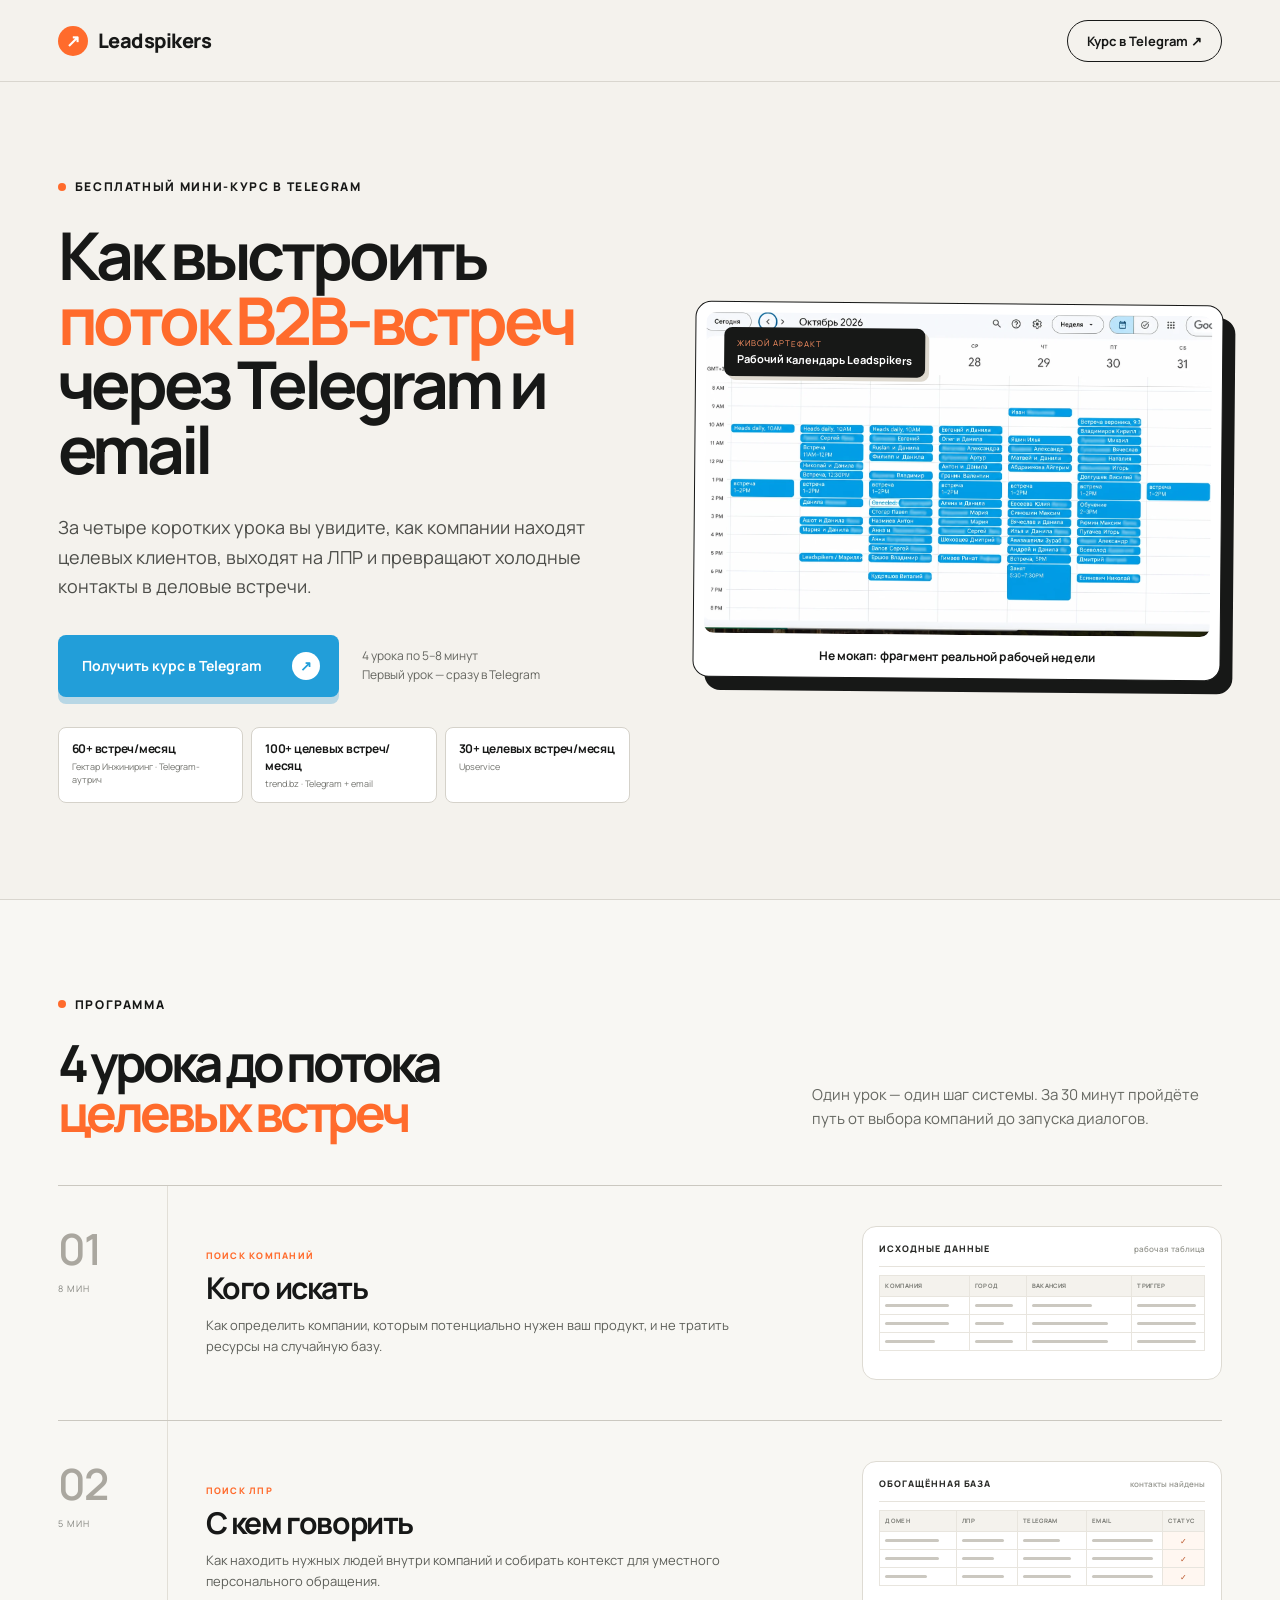
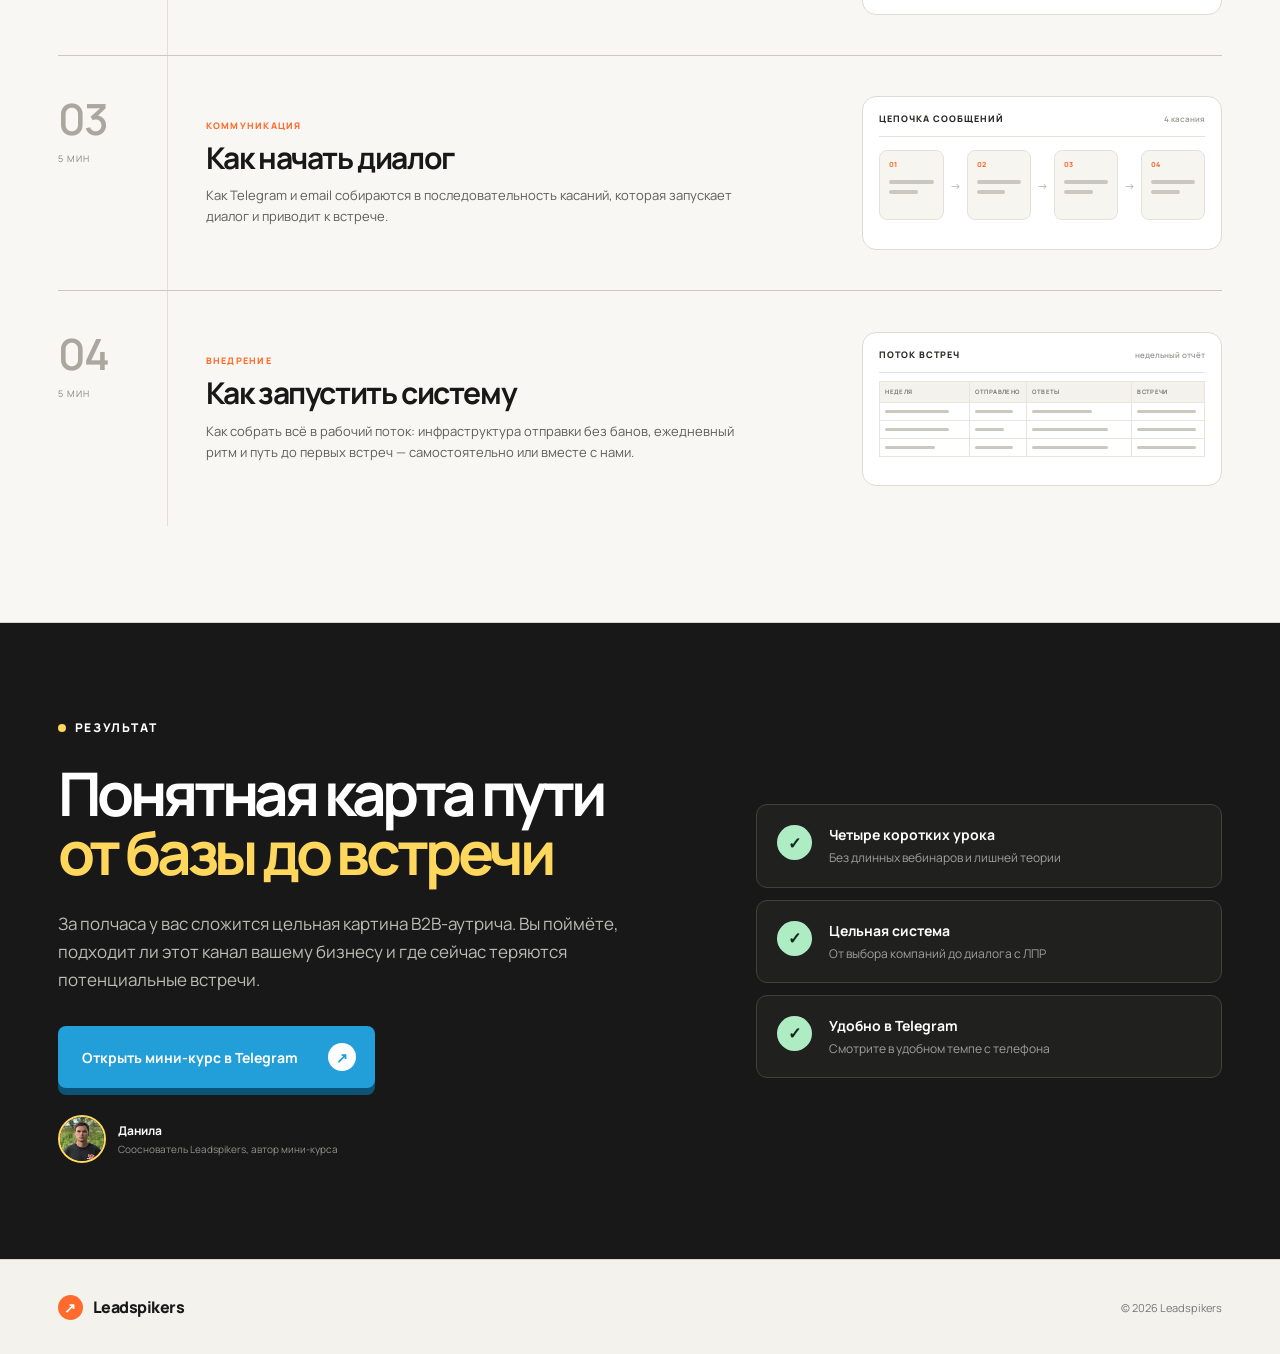
<file: index.html>
<!doctype html>
<html lang="ru">
<head>
  <meta charset="utf-8">
  <meta name="viewport" content="width=device-width, initial-scale=1">
  <meta name="description" content="Бесплатный мини-курс Leadspikers: как выстроить поток B2B-встреч через Telegram и email-аутрич.">
  <title>Поток B2B-встреч — бесплатный мини-курс Leadspikers</title>
  <link rel="preload" href="fonts/manrope-700.woff2" as="font" type="font/woff2" crossorigin>
  <link rel="stylesheet" href="styles.css?v=20261104-3">
<style>.hero-actions+.proof-stats{margin:30px 0 0}</style><link rel="canonical" href="https://leadspikers.com/leadgen/">
  <script src="metrika.js"></script>
</head>
<body>
  <header class="topbar">
    <a class="brand" href="https://leadspikers.com/" aria-label="Leadspikers">
      <span class="brand-mark" aria-hidden="true">↗</span>
      <span>Leadspikers</span>
    </a>
    <a class="top-cta js-telegram-link" data-telegram-cta="header" href="https://t.me/LS_education_bot?start=landing" target="_blank" rel="noopener">Курс в Telegram ↗</a>
  </header>

  <main>
    <section class="hero block" id="signup">
      <div class="hero-copy">
        <p class="eyebrow"><span></span> Бесплатный мини-курс в Telegram</p>
        <h1>Как выстроить <em>поток B2B-встреч</em> через Telegram и email</h1>
        <p class="lead">За четыре коротких урока вы увидите, как компании находят целевых клиентов, выходят на ЛПР и превращают холодные контакты в деловые встречи.</p>
        <div class="hero-actions">
          <a class="primary-button js-telegram-link" data-telegram-cta="hero" href="https://t.me/LS_education_bot?start=landing" target="_blank" rel="noopener" aria-label="Получить бесплатный доступ в Telegram">
            <span>Получить курс в Telegram</span><b>↗</b>
          </a>
          <p>4 урока по 5–8 минут<br>Первый урок — сразу в Telegram</p>
        </div>
        <div class="proof-stats" aria-label="Результаты проектов Leadspikers">
          <div><b>60+ встреч/месяц</b><span>Гектар Инжиниринг · Telegram-аутрич</span></div>
          <a href="https://trend.bz/"><b>100+ целевых встреч/месяц</b><span>trend.bz · Telegram + email</span></a>
          <div><b>30+ целевых встреч/месяц</b><span>Upservice</span></div>
        </div>
      </div>

      <div class="calendar-proof real-proof" aria-label="Фрагмент рабочего календаря Leadspikers">
        <div class="proof-label"><span>Живой артефакт</span><b>Рабочий календарь Leadspikers</b></div>
        <img class="calendar-illustration" src="images/calendar-proof.webp" alt="Рабочий календарь Leadspikers с именами участников и скрытыми фамилиями">
        <p class="proof-note">Не мокап: фрагмент реальной рабочей недели</p>
      </div>
    </section>

    <section class="program block" id="program">
      <div class="section-heading program-heading">
        <div>
          <p class="eyebrow"><span></span> Программа</p>
          <h2>4 урока до потока<br><em>целевых встреч</em></h2>
        </div>
        <p class="program-intro">Один урок — один шаг системы. За 30 минут пройдёте путь от выбора компаний до запуска диалогов.</p>
      </div>
      <div class="lesson-list">
        <article class="program-step" id="lesson-1">
          <div class="step-index"><strong>01</strong><span>8 мин</span></div>
          <div class="step-copy">
            <p>Поиск компаний</p>
            <h3>Кого искать</h3>
            <span>Как определить компании, которым потенциально нужен ваш продукт, и не тратить ресурсы на случайную базу.</span>
          </div>
          <div class="step-visual system-fragment" aria-label="Фрагмент таблицы исходных данных">
            <div class="fragment-head"><span>Исходные данные</span><b>рабочая таблица</b></div>
            <div class="fragment-grid fragment-companies" aria-hidden="true">
              <i>Компания</i><i>Город</i><i>Вакансия</i><i>Триггер</i>
              <span></span><span></span><span></span><span></span>
              <span></span><span></span><span></span><span></span>
              <span></span><span></span><span></span><span></span>
            </div>
          </div>
        </article>
        <article class="program-step" id="lesson-2">
          <div class="step-index"><strong>02</strong><span>5 мин</span></div>
          <div class="step-copy">
            <p>Поиск ЛПР</p>
            <h3>С кем говорить</h3>
            <span>Как находить нужных людей внутри компаний и собирать контекст для уместного персонального обращения.</span>
          </div>
          <div class="step-visual system-fragment" aria-label="Фрагмент обогащённой базы контактов">
            <div class="fragment-head"><span>Обогащённая база</span><b>контакты найдены</b></div>
            <div class="fragment-grid fragment-contacts" aria-hidden="true">
              <i>Домен</i><i>ЛПР</i><i>Telegram</i><i>Email</i><i>Статус</i>
              <span></span><span></span><span></span><span></span><em>✓</em>
              <span></span><span></span><span></span><span></span><em>✓</em>
              <span></span><span></span><span></span><span></span><em>✓</em>
            </div>
          </div>
        </article>
        <article class="program-step" id="lesson-3">
          <div class="step-index"><strong>03</strong><span>5 мин</span></div>
          <div class="step-copy">
            <p>Коммуникация</p>
            <h3>Как начать диалог</h3>
            <span>Как Telegram и email собираются в последовательность касаний, которая запускает диалог и приводит к встрече.</span>
          </div>
          <div class="step-visual system-fragment" aria-label="Фрагмент цепочки сообщений">
            <div class="fragment-head"><span>Цепочка сообщений</span><b>4 касания</b></div>
            <div class="message-chain" aria-hidden="true">
              <div><i>01</i><span></span><span></span></div><b>→</b>
              <div><i>02</i><span></span><span></span></div><b>→</b>
              <div><i>03</i><span></span><span></span></div><b>→</b>
              <div><i>04</i><span></span><span></span></div>
            </div>
          </div>
        </article>
        <article class="program-step" id="lesson-4">
          <div class="step-index"><strong>04</strong><span>5 мин</span></div>
          <div class="step-copy">
            <p>Внедрение</p>
            <h3>Как запустить систему</h3>
            <span>Как собрать всё в рабочий поток: инфраструктура отправки без банов, ежедневный ритм и путь до первых встреч — самостоятельно или вместе с нами.</span>
          </div>
          <div class="step-visual system-fragment" aria-label="Фрагмент отчёта по потоку встреч">
            <div class="fragment-head"><span>Поток встреч</span><b>недельный отчёт</b></div>
            <div class="fragment-grid fragment-companies" aria-hidden="true">
              <i>Неделя</i><i>Отправлено</i><i>Ответы</i><i>Встречи</i>
              <span></span><span></span><span></span><span></span>
              <span></span><span></span><span></span><span></span>
              <span></span><span></span><span></span><span></span>
            </div>
          </div>
        </article>
      </div>
    </section>

    <section class="final block">
      <div class="result-copy">
        <p class="eyebrow light"><span></span> Результат</p>
        <h2>Понятная карта пути<br><em>от базы до встречи</em></h2>
        <p>За полчаса у вас сложится цельная картина B2B-аутрича. Вы поймёте, подходит ли этот канал вашему бизнесу и где сейчас теряются потенциальные встречи.</p>
        <a class="primary-button light-button js-telegram-link" data-telegram-cta="mini_course" href="https://t.me/LS_education_bot?start=landing" target="_blank" rel="noopener" aria-label="Открыть бесплатный мини-курс в Telegram"><span>Открыть мини-курс в Telegram</span><b>↗</b></a>
        <div class="author-line" aria-label="Автор курса">
          <img class="author-avatar" src="images/author.webp" alt="Данила, сооснователь Leadspikers">
          <p><b>Данила</b><small>Сооснователь Leadspikers, автор мини-курса</small></p>
        </div>
      </div>
      <div class="result-list">
        <div><span>✓</span><p><b>Четыре коротких урока</b><small>Без длинных вебинаров и лишней теории</small></p></div>
        <div><span>✓</span><p><b>Цельная система</b><small>От выбора компаний до диалога с ЛПР</small></p></div>
        <div><span>✓</span><p><b>Удобно в Telegram</b><small>Смотрите в удобном темпе с телефона</small></p></div>
      </div>
    </section>
  </main>

  <footer>
    <a class="brand footer-brand" href="https://leadspikers.com/"><span class="brand-mark">↗</span><span>Leadspikers</span></a>
    <p>© 2026 Leadspikers</p>
  </footer>
  <script src="script.js?v=20261125-direct"></script>
</body>
</html>
</file>
<file: styles.css>
@font-face{font-family:Manrope;src:url('fonts/manrope-400.woff2') format('woff2');font-weight:400;font-display:swap}
@font-face{font-family:Manrope;src:url('fonts/manrope-600.woff2') format('woff2');font-weight:600;font-display:swap}
@font-face{font-family:Manrope;src:url('fonts/manrope-700.woff2') format('woff2');font-weight:700;font-display:swap}
@font-face{font-family:Manrope;src:url('fonts/manrope-800.woff2') format('woff2');font-weight:800;font-display:swap}
:root{--ink:#171817;--paper:#f4f2ed;--orange:#ff6b2c;--blue:#a8d2ff;--yellow:#ffd75c;--pink:#ffb6d7;--green:#aeecc4;--purple:#c8b6ff;--line:#d9d6cf}
*{box-sizing:border-box}html{scroll-behavior:smooth}body{margin:0;background:var(--paper);color:var(--ink);font-family:Manrope,Arial,sans-serif;-webkit-font-smoothing:antialiased}.topbar{height:82px;display:flex;align-items:center;justify-content:space-between;padding:0 4.5vw;border-bottom:1px solid var(--line);position:relative;z-index:20}.brand{display:flex;align-items:center;gap:10px;color:inherit;text-decoration:none;font-size:20px;font-weight:800;letter-spacing:-.5px}.brand-mark{width:30px;height:30px;border-radius:50%;display:grid;place-items:center;background:var(--orange);color:#fff;font-size:17px}.top-cta{border:1.5px solid var(--ink);border-radius:999px;padding:11px 19px;color:inherit;text-decoration:none;font-size:13px;font-weight:700}.block{padding:96px 4.5vw}.hero{min-height:720px;display:grid;grid-template-columns:minmax(0,1.04fr) minmax(500px,.96fr);gap:5vw;align-items:center;overflow:hidden}.eyebrow{text-transform:uppercase;font-size:12px;font-weight:800;letter-spacing:1.65px;display:flex;align-items:center;gap:9px;margin:0 0 28px}.eyebrow span{width:8px;height:8px;background:var(--orange);border-radius:50%}h1,h2{font-size:clamp(48px,5.15vw,82px);line-height:.98;letter-spacing:-4.2px;margin:0;font-weight:700}h1 em,h2 em{font-style:normal;color:var(--orange)}.lead{font-size:18px;line-height:1.62;max-width:710px;margin:32px 0 34px;color:#4c4d49}.hero-actions{display:flex;align-items:center;gap:23px}.hero-actions p{font-size:12px;line-height:1.55;color:#656660}.primary-button{display:inline-flex;align-items:center;justify-content:space-between;gap:30px;background:var(--ink);color:#fff;text-decoration:none;padding:17px 19px 17px 24px;border-radius:8px;font-weight:700;font-size:14px;box-shadow:0 7px 0 #c9c6be;transition:transform .2s,box-shadow .2s}.primary-button:hover{transform:translateY(-2px);box-shadow:0 10px 0 #c9c6be}.primary-button b{width:28px;height:28px;border-radius:50%;display:grid;place-items:center;background:var(--orange);font-size:14px}.calendar-proof{position:relative;max-width:670px;margin:auto;transform:rotate(1.2deg)}.calendar-shell{background:#fff;border:1.5px solid #282927;border-radius:20px;box-shadow:13px 14px 0 #282927;overflow:hidden}.calendar-head{height:68px;display:flex;justify-content:space-between;align-items:center;padding:0 20px;border-bottom:1px solid #e8e6e1}.calendar-brand{display:flex;align-items:center;gap:9px;font-size:13px;font-weight:700}.calendar-brand i{width:22px;height:22px;border-radius:6px;background:conic-gradient(var(--blue),var(--orange),var(--yellow),var(--blue))}.calendar-nav{display:flex;align-items:center;gap:14px;font-size:12px}.calendar-nav span{font-size:22px;color:#777}.week-days{display:grid;grid-template-columns:repeat(5,1fr);padding-left:52px;border-bottom:1px solid #ece9e3}.week-days div{text-align:center;padding:11px 0 9px;border-left:1px solid #f0eee9}.week-days b{font-size:9px;color:#8a8b86;display:block}.week-days span{font-size:16px;font-weight:700}.week-days .today span{width:29px;height:29px;line-height:29px;background:var(--orange);color:#fff;border-radius:50%;display:inline-block}.calendar-grid{height:360px;margin-left:52px;position:relative;background-image:linear-gradient(#eceae5 1px,transparent 1px),linear-gradient(90deg,#eceae5 1px,transparent 1px);background-size:100% 72px,20% 100%}.time{position:absolute;left:-46px;font-size:9px;color:#94958f}.t1{top:-5px}.t2{top:139px}.t3{top:283px}.t4{top:355px}.meeting{position:absolute;padding:9px 9px 8px;border-radius:7px;border-left:4px solid rgba(0,0,0,.25);overflow:hidden;box-shadow:0 2px 6px #00000012}.meeting small,.meeting span{display:block;font-size:8px}.meeting strong{display:block;font-size:10px;margin:2px 0}.blue{background:var(--blue)}.yellow{background:var(--yellow)}.green{background:var(--green)}.pink{background:var(--pink)}.purple{background:var(--purple)}.m1{left:2%;top:22px;width:17%;height:85px}.m2{left:21%;top:84px;width:18%;height:96px}.m3{left:41%;top:150px;width:18%;height:104px}.m4{left:61%;top:211px;width:18%;height:96px}.m5{left:81%;top:255px;width:17%;height:92px}.proof-orbit{position:absolute;z-index:4;background:#fff;border:1.5px solid var(--ink);border-radius:9px;padding:12px 14px;font-size:11px;font-weight:700;box-shadow:5px 5px 0 var(--ink);transform:rotate(-4deg)}.proof-orbit b{color:var(--orange);margin-left:8px}.proof-orbit span{color:#158346;margin-left:6px}.orbit-one{right:-30px;top:92px}.orbit-two{left:-38px;bottom:62px;transform:rotate(3deg)}.proof-note{text-align:center;font-size:12px;font-weight:700;margin:27px 0 0;letter-spacing:.1px}.program{background:#fff;border-top:1px solid var(--line);border-bottom:1px solid var(--line)}.section-heading{display:flex;justify-content:space-between;align-items:flex-end;margin-bottom:55px}.section-heading h2{font-size:clamp(42px,4vw,66px);max-width:1020px}.lesson-grid{display:grid;grid-template-columns:repeat(3,1fr);gap:18px}.lesson{min-height:430px;border:1.5px solid var(--ink);border-radius:14px;padding:25px;display:flex;flex-direction:column;position:relative;overflow:hidden;box-shadow:7px 7px 0 var(--ink)}.lesson-blue{background:#dceeff}.lesson-yellow{background:#ffe594}.lesson-pink{background:#ffd4e8}.lesson-top{display:flex;justify-content:space-between;align-items:center}.lesson-top span{font-size:24px;font-weight:800}.lesson-top b{font-size:10px;text-transform:uppercase;letter-spacing:1px;border:1px solid currentColor;border-radius:99px;padding:7px 9px}.lesson-icon{height:145px;position:relative;margin:16px 0 5px}.lesson h3{font-size:25px;letter-spacing:-1px;margin:0 0 12px}.lesson p{font-size:14px;line-height:1.65;margin:0;color:#4b4c48}.target-icon i{position:absolute;border:2px solid var(--ink);border-radius:50%;left:50%;top:50%;transform:translate(-50%,-50%)}.target-icon i:nth-child(1){width:118px;height:118px}.target-icon i:nth-child(2){width:75px;height:75px}.target-icon i:nth-child(3){width:23px;height:23px;background:var(--orange);border:0}.people-icon i{position:absolute;width:58px;height:58px;border-radius:50%;background:#fff;border:2px solid var(--ink);top:27px}.people-icon i:after{content:"";position:absolute;width:82px;height:50px;border:2px solid var(--ink);background:#fff;border-radius:50% 50% 0 0;top:46px;left:-14px}.people-icon i:nth-child(1){left:25%}.people-icon i:nth-child(2){left:44%;top:12px;z-index:2;background:var(--orange)}.people-icon i:nth-child(3){left:63%}.message-icon i{position:absolute;border:2px solid var(--ink);background:#fff;border-radius:12px;height:45px;width:72%;left:14%;box-shadow:4px 4px 0 var(--ink)}.message-icon i:after{content:"";position:absolute;width:45%;height:5px;background:#d9d7d1;border-radius:10px;left:12px;top:12px;box-shadow:0 11px 0 #d9d7d1}.message-icon i:nth-child(1){top:10px;transform:rotate(-3deg)}.message-icon i:nth-child(2){top:58px;transform:rotate(2deg);background:var(--orange)}.message-icon i:nth-child(3){top:106px;transform:rotate(-1deg)}.final{background:#171817;color:#fff;display:grid;grid-template-columns:1.1fr .9fr;gap:10vw;align-items:center;min-height:630px}.eyebrow.light span{background:var(--yellow)}.final h2{font-size:clamp(44px,4.7vw,74px)}.final h2 em{color:var(--yellow)}.result-copy>p:not(.eyebrow){font-size:17px;line-height:1.65;color:#bbbcb7;max-width:680px;margin:28px 0 32px}.light-button{background:var(--paper);color:var(--ink);box-shadow:0 7px 0 #555651}.light-button b{color:#fff}.result-list{display:grid;gap:12px}.result-list>div{display:flex;gap:17px;align-items:flex-start;padding:20px;border:1px solid #40413e;border-radius:11px;background:#20211f}.result-list>div>span{flex:0 0 35px;height:35px;display:grid;place-items:center;border-radius:50%;background:var(--green);color:#14251b;font-weight:800}.result-list p{margin:0}.result-list b,.result-list small{display:block}.result-list b{font-size:14px;margin-bottom:5px}.result-list small{font-size:12px;color:#9fa09b;line-height:1.45}footer{height:95px;padding:0 4.5vw;display:flex;align-items:center;justify-content:space-between;border-top:1px solid var(--line)}footer p{font-size:11px;color:#777}.footer-brand{font-size:16px}.footer-brand .brand-mark{width:25px;height:25px;font-size:14px}
@media(max-width:980px){.hero{grid-template-columns:1fr;padding-top:70px}.calendar-proof{width:min(92%,650px);margin-top:25px}.section-heading{display:block}.section-heading .eyebrow{margin-bottom:22px}.lesson-grid{grid-template-columns:1fr}.lesson{min-height:380px}.final{grid-template-columns:1fr;gap:55px}}
@media(max-width:620px){.topbar{height:70px}.top-cta{display:none}.block{padding:66px 20px}.hero{min-height:auto;display:block}.hero h1,h2{font-size:43px;letter-spacing:-2.6px}.lead{font-size:16px;margin:25px 0}.hero-actions{display:block}.primary-button{width:100%;font-size:13px}.hero-actions p{margin-top:19px}.calendar-proof{width:100%;margin-top:58px;transform:none}.calendar-shell{box-shadow:8px 8px 0 #282927}.calendar-head{height:56px}.calendar-brand span{display:none}.calendar-grid{height:310px;margin-left:42px;background-size:100% 62px,20% 100%}.week-days{padding-left:42px}.meeting{padding:5px}.meeting strong{font-size:8px}.meeting span{display:none}.m1{top:19px}.m2{top:73px}.m3{top:128px}.m4{top:183px}.m5{top:220px}.orbit-one{right:-7px;top:72px}.orbit-two{left:-7px;bottom:48px}.proof-note{font-size:11px}.section-heading h2{font-size:41px}.lesson{min-height:400px}.final h2{font-size:42px}footer{padding:0 20px}}
@media(prefers-reduced-motion:no-preference){.calendar-proof{animation:float 6s ease-in-out infinite}.meeting{animation:appear .6s both}.m2{animation-delay:.1s}.m3{animation-delay:.2s}.m4{animation-delay:.3s}.m5{animation-delay:.4s}@keyframes float{50%{transform:rotate(.2deg) translateY(-7px)}}@keyframes appear{from{opacity:0;transform:translateY(8px)}to{opacity:1;transform:none}}}

/* Conversion-focused proof layer */
:root{--telegram:#229ed9}
.primary-button{background:var(--telegram);box-shadow:0 7px 0 #b8d7e5}.primary-button:hover{box-shadow:0 10px 0 #b8d7e5}.primary-button b{background:#fff;color:var(--telegram)}
.proof-stats{display:grid;grid-template-columns:repeat(3,1fr);gap:8px;max-width:760px;margin:0 0 28px}.proof-stats a,.proof-stats>div{display:flex;flex-direction:column;gap:3px;padding:12px 13px;border:1px solid #d5d2ca;border-radius:8px;color:inherit;text-decoration:none;background:#fff}.proof-stats b{font-size:12px;letter-spacing:-.25px}.proof-stats span{font-size:9px;color:#72736e}.real-proof{max-width:760px;transform:rotate(.5deg);background:#fff;border:1.5px solid var(--ink);border-radius:16px;padding:10px;box-shadow:12px 13px 0 var(--ink)}.real-proof .calendar-illustration{width:100%;aspect-ratio:1.58/1;object-fit:cover;object-position:center 38%;border-radius:10px;display:block}.proof-label{position:absolute;z-index:3;left:28px;top:25px;display:flex;flex-direction:column;gap:3px;background:#171817;color:#fff;border-radius:8px;padding:10px 13px;box-shadow:4px 4px 0 var(--telegram)}.proof-label span{font-size:8px;text-transform:uppercase;letter-spacing:1px;color:#8dd7fa}.proof-label b{font-size:11px}.real-proof .proof-note{margin:13px 0 3px}.light-button{background:var(--telegram);color:#fff;box-shadow:0 7px 0 #0b5475}.light-button b{color:var(--telegram)}.author-line{display:flex;align-items:center;gap:12px;margin-top:27px}.author-avatar{width:48px;height:48px;object-fit:cover;object-position:center 25%;border-radius:50%;border:2px solid var(--yellow)}.author-line p{margin:0!important}.author-line b,.author-line small{display:block}.author-line b{font-size:12px;color:#fff}.author-line small{font-size:10px;color:#92938f;margin-top:3px}
@media(max-width:620px){.proof-stats{grid-template-columns:1fr;margin-bottom:26px}.proof-stats a,.proof-stats>div{padding:10px 12px}.real-proof{padding:6px;box-shadow:7px 8px 0 var(--ink)}.real-proof .calendar-illustration{aspect-ratio:1.18/1;object-position:center}.proof-label{left:14px;top:14px}.proof-label b{font-size:9px}.real-proof .proof-note{font-size:9px}.author-line{align-items:flex-start}}

/* Program route */
.program-heading{align-items:flex-end;gap:6vw}.program-heading .eyebrow{margin-bottom:24px}.program-intro{max-width:410px;margin:0 0 5px;font-size:15px;line-height:1.65;color:#666862}.lesson-grid{gap:14px}.lesson{--lesson-accent:var(--telegram);min-height:360px;border:1px solid #dfe1e2;border-radius:16px;padding:24px;background:#fff;box-shadow:0 18px 45px #1718170e}.lesson:before{content:"";position:absolute;inset:0 0 auto;height:5px;background:var(--lesson-accent)}.lesson-blue{--lesson-accent:#229ed9;background:#fff}.lesson-yellow{--lesson-accent:#ff8a4c;background:#fff}.lesson-pink{--lesson-accent:#171817;background:#fff}.lesson-top{margin-bottom:36px}.lesson-top span{font-size:11px;font-weight:800;letter-spacing:1.2px;text-transform:uppercase;color:var(--lesson-accent)}.lesson-top b{font-size:9px;color:#777973;border-color:#d8dadb;padding:7px 9px}.lesson-path{min-height:76px;display:grid;grid-template-columns:1fr 30px 1fr;align-items:center;gap:4px;padding:10px;border:1px solid #e6e7e8;border-radius:12px;background:#f6f7f8;margin-bottom:28px}.lesson-path small,.lesson-path strong{min-height:44px;display:flex;align-items:center;justify-content:center;text-align:center;border-radius:8px;padding:7px;font-size:11px;line-height:1.3}.lesson-path small{background:#fff;color:#686a65;border:1px solid #e2e4e5}.lesson-path strong{background:var(--lesson-accent);color:#fff;font-weight:700}.lesson-path i{font-style:normal;text-align:center;color:#90928e;font-size:17px}.lesson h3{font-size:26px;letter-spacing:-1px;margin:0 0 11px}.lesson>p{font-size:13px;line-height:1.65;margin:0 0 24px;color:#5a5c57}.lesson-focus{margin-top:auto;padding-top:17px;border-top:1px solid #ececeb}.lesson-focus span,.lesson-focus b{display:block}.lesson-focus span{font-size:9px;text-transform:uppercase;letter-spacing:1px;color:#969792;margin-bottom:5px}.lesson-focus b{font-size:12px;font-weight:700}
@media(max-width:980px){.program-heading{display:grid;grid-template-columns:1fr;gap:24px}.program-intro{max-width:620px}.lesson{min-height:330px}}
@media(max-width:620px){.program-heading{gap:18px;margin-bottom:38px}.program-intro{font-size:14px}.lesson-grid{gap:12px}.lesson{min-height:330px;padding:21px}.lesson-top{margin-bottom:24px}.lesson-path{margin-bottom:23px}.lesson h3{font-size:24px}}

/* Editorial program with proof */
.proof-label{box-shadow:4px 4px 0 #ded9cf}.proof-label span{color:#ff9364}.program{background:#f8f7f3}.program-heading{margin-bottom:48px}.program-proof{display:flex;align-items:flex-end;justify-content:space-between;gap:32px;padding:24px 0;border-top:1px solid #cbc8c0;border-bottom:1px solid #cbc8c0}.program-proof>div{display:flex;align-items:center;gap:18px}.program-proof strong{font-size:48px;line-height:.9;letter-spacing:-2.5px;color:var(--orange)}.program-proof>div span{font-size:12px;line-height:1.45;color:#676862}.program-proof p{display:flex;align-items:center;gap:8px;margin:0}.program-proof p span{border:1px solid #d8d4ca;border-radius:999px;padding:8px 11px;background:#fff;font-size:10px;font-weight:700}.lesson-list{margin-top:0}.program-step{display:grid;grid-template-columns:110px minmax(0,1fr) minmax(300px,360px);align-items:center;gap:38px;min-height:235px;border-bottom:1px solid #cbc8c0}.step-index{align-self:stretch;padding-top:41px;border-right:1px solid #e2dfd7}.step-index strong,.step-index span{display:block}.step-index strong{font-size:43px;line-height:1;letter-spacing:-2px;font-weight:600;color:#aaa79f}.step-index span{font-size:9px;letter-spacing:1px;text-transform:uppercase;color:#858680;margin-top:12px}.step-copy p{margin:0 0 10px;font-size:9px;font-weight:800;text-transform:uppercase;letter-spacing:1.25px;color:var(--orange)}.step-copy h3{margin:0 0 12px;font-size:30px;line-height:1.05;letter-spacing:-1.4px}.step-copy>span{display:block;max-width:560px;font-size:13px;line-height:1.65;color:#5d5f59}.step-visual{display:grid;grid-template-columns:1fr auto;align-items:center;min-height:150px;padding:20px 24px;border-radius:18px;background:#efede7}.step-visual svg{width:180px;height:105px;justify-self:center;fill:none;stroke:#1b1c1a;stroke-width:2;stroke-linecap:round;stroke-linejoin:round}.step-visual span{writing-mode:vertical-rl;transform:rotate(180deg);font-size:8px;font-weight:800;text-transform:uppercase;letter-spacing:1.2px;color:#8b8c86}.program-step:last-child{border-bottom:0}
@media(max-width:980px){.program-step{grid-template-columns:80px minmax(0,1fr) 280px;gap:25px}.step-visual{padding:15px}.program-proof{align-items:flex-start}.program-proof p{flex-wrap:wrap;justify-content:flex-end}}
@media(max-width:700px){.program-proof{display:block;padding:20px 0}.program-proof>div{align-items:flex-end}.program-proof strong{font-size:43px}.program-proof p{justify-content:flex-start;margin-top:18px}.program-step{grid-template-columns:58px minmax(0,1fr);gap:20px;padding:30px 0}.step-index{padding-top:3px}.step-index strong{font-size:30px}.step-copy h3{font-size:27px}.step-visual{grid-column:1/-1;min-height:130px;margin-top:5px}.step-visual svg{width:165px;height:95px}.program-heading{margin-bottom:34px}}

/* Real system fragments from the workflow */
.lesson-list{border-top:1px solid #cbc8c0}.system-fragment{display:block;min-height:154px;padding:15px 16px;border:1px solid #dedbd3;border-radius:14px;background:#fff;overflow:hidden}.fragment-head{display:flex;align-items:center;justify-content:space-between;gap:10px;padding-bottom:11px;border-bottom:1px solid #e6e3dc}.fragment-head span,.fragment-head b{writing-mode:initial;transform:none}.fragment-head span{font-size:9px;font-weight:800;text-transform:uppercase;letter-spacing:1px;color:#272825}.fragment-head b{font-size:8px;font-weight:600;color:#969790}.fragment-grid{display:grid;margin-top:8px;border-top:1px solid #e8e5de;border-left:1px solid #e8e5de}.fragment-companies{grid-template-columns:1.1fr .7fr 1.3fr .9fr}.fragment-contacts{grid-template-columns:1fr .8fr .9fr 1fr .55fr}.fragment-grid i{min-width:0;padding:6px 5px;border-right:1px solid #e8e5de;border-bottom:1px solid #e8e5de;overflow:hidden;font-style:normal;font-size:6px;font-weight:700;text-transform:uppercase;letter-spacing:.35px;white-space:nowrap;color:#777872;background:#f4f2ed}.fragment-grid span{position:relative;height:18px;border-right:1px solid #e8e5de;border-bottom:1px solid #e8e5de;writing-mode:initial;transform:none}.fragment-grid span:after{content:"";position:absolute;left:5px;right:22%;top:7px;height:3px;border-radius:5px;background:#cbc8c0}.fragment-grid span:nth-of-type(3n):after{right:38%}.fragment-grid span:nth-of-type(4n):after{right:12%}.fragment-grid em{height:18px;display:grid;place-items:center;border-right:1px solid #e8e5de;border-bottom:1px solid #e8e5de;font-size:8px;font-style:normal;color:#bd5b31;background:#fff7f1}.message-chain{display:grid;grid-template-columns:1fr auto 1fr auto 1fr auto 1fr;align-items:center;gap:6px;margin-top:13px}.message-chain>div{min-width:0;height:70px;padding:9px;border:1px solid #e4e1da;border-radius:8px;background:#f7f5f0}.message-chain i{display:block;margin-bottom:11px;font-style:normal;font-size:7px;font-weight:800;color:var(--orange)}.message-chain span{display:block;width:100%;height:4px;margin-top:6px;border-radius:5px;background:#cac7bf;writing-mode:initial;transform:none}.message-chain span:last-child{width:65%}.message-chain>b{font-size:11px;font-weight:500;color:#aaa79f}
@media(max-width:980px){.program-step{grid-template-columns:75px minmax(0,1fr) 320px}.message-chain{gap:4px}.message-chain>div{padding:7px}}
@media(max-width:700px){.lesson-list{margin-top:0}.system-fragment{min-height:145px;padding:13px}.program-step{grid-template-columns:58px minmax(0,1fr);padding:28px 0}.fragment-grid i{font-size:5px}.message-chain>div{height:64px}.program-heading{margin-bottom:32px}}
</file>
